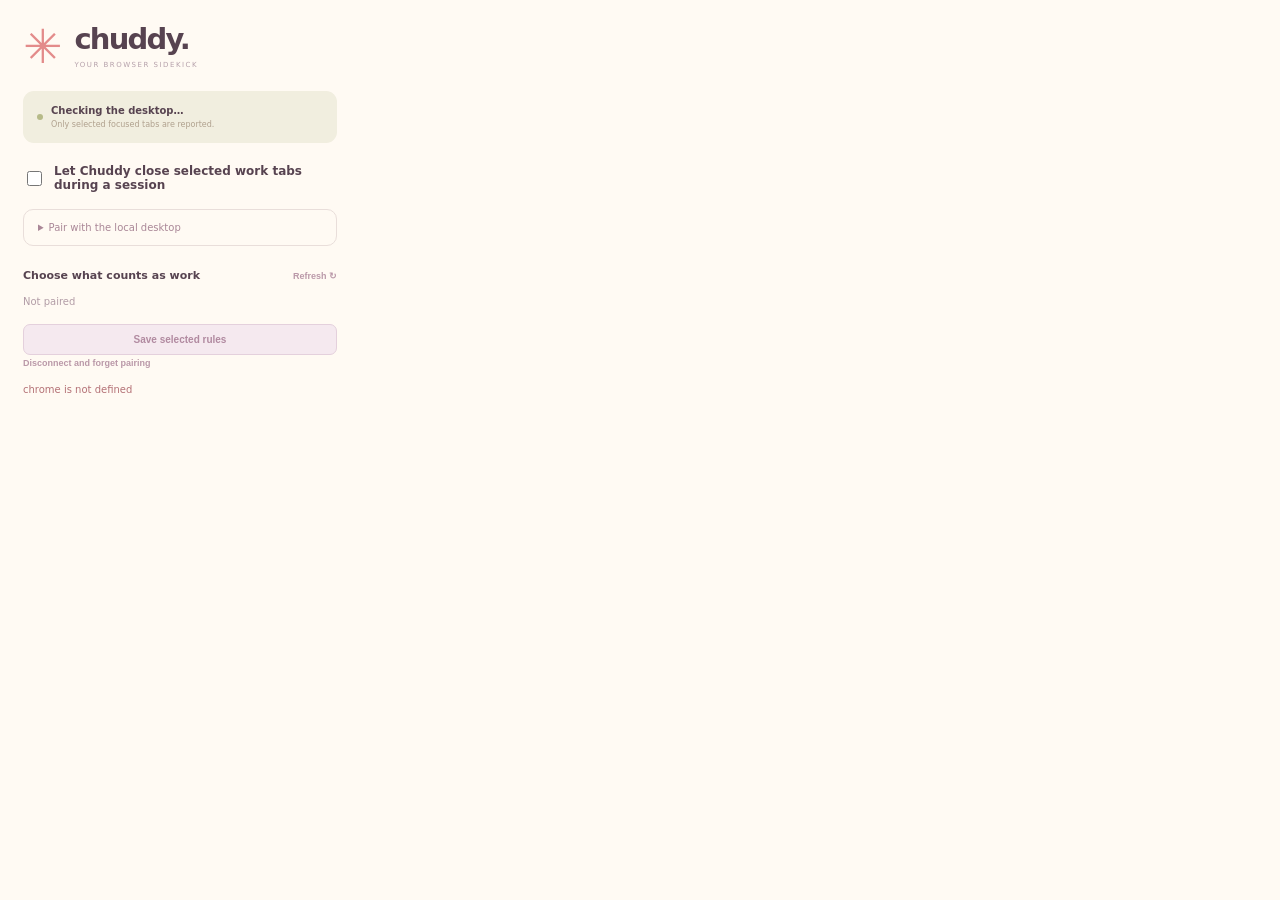
<file: extension/popup.html>
<!doctype html><html lang="en"><head><meta charset="utf-8"><meta name="viewport" content="width=device-width,initial-scale=1"><title>Chuddy browser sidekick</title><link rel="stylesheet" href="popup.css"><script src="common.js" defer></script><script src="popup.js" defer></script></head><body>
<header><span>✳</span><div><h1>chuddy.</h1><p>YOUR BROWSER SIDEKICK</p></div></header>
<div class="status-box"><span id="status-dot"></span><div><b id="status">Checking the desktop…</b><small id="status-detail">Only selected focused tabs are reported.</small></div></div>
<label class="toggle"><input type="checkbox" id="enabled"><span>Let Chuddy close selected work tabs during a session</span></label>

<details id="pairing"><summary>Pair with the local desktop</summary><form id="pair-form"><label>Desktop address<input type="url" id="base" value="http://127.0.0.1:8765" required></label><label>Browser-only pairing token<input type="password" id="token" autocomplete="off" placeholder="From Work rules → Show pairing setup" required></label><button type="submit">Pair desktop ↗</button></form></details>
<section><div class="section-title"><h2>Choose what counts as work</h2><button type="button" id="refresh" class="text-button">Refresh ↻</button></div><div id="rules"><span class="note">Not paired</span></div><button type="button" id="save-rules" class="secondary">Save selected rules</button></section>

<button type="button" id="forget" class="text-button">Disconnect and forget pairing</button><div id="message" role="status" aria-live="polite"></div>
</body></html>
</file>
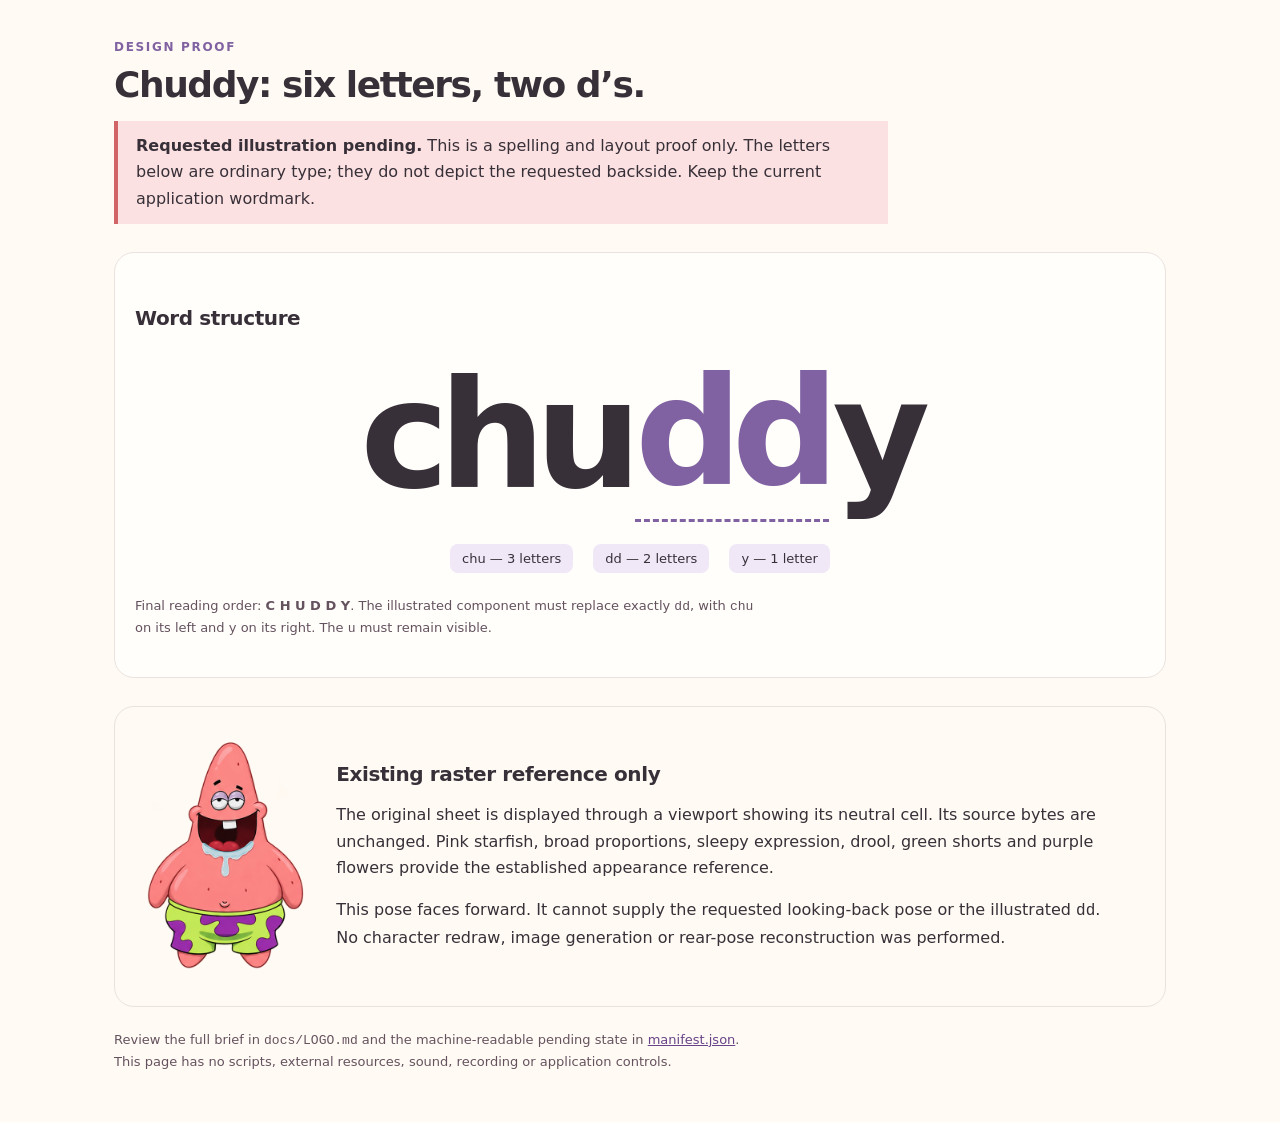
<file: web/assets/logo/layout-proof.html>
<!doctype html>
<html lang="en">
<head>
  <meta charset="utf-8">
  <meta name="viewport" content="width=device-width, initial-scale=1">
  <title>Chuddy — spelling and layout proof, illustration pending</title>
  <style>
    :root { color-scheme: light; font-family: "Segoe UI", system-ui, sans-serif; color: #383039; background: #fffaf3; }
    * { box-sizing: border-box; }
    body { margin: 0 auto; padding: 40px 24px; max-width: 1100px; }
    h1 { font-size: clamp(24px, 4vw, 36px); margin: 10px 0; letter-spacing: -.04em; }
    p { line-height: 1.65; max-width: 76ch; }
    .eyebrow { font-size: 12px; font-weight: 700; letter-spacing: .14em; color: #8062a2; }
    .notice { border-left: 4px solid #d16466; padding: 12px 18px; background: #fbe1e1; }
    .proof { margin: 28px 0; padding: 36px 20px 24px; border: 1px solid #eae2de; border-radius: 20px; background: #fffefa; }
    .letters { display: flex; justify-content: center; align-items: end; gap: .025em; font-size: clamp(58px, 13vw, 150px); font-weight: 900; letter-spacing: -.07em; line-height: 1.15; }
    .slot { color: #8062a2; border-bottom: 3px dashed #8062a2; }
    .labels { margin-top: 22px; display: flex; justify-content: center; gap: 20px; font-size: 13px; flex-wrap: wrap; }
    .labels span { padding: 7px 12px; background: #f0e7f7; border-radius: 8px; }
    .caption { color: #65525f; font-size: 13px; margin-top: 22px; }
    .reference { display: flex; gap: 30px; align-items: center; padding: 24px; border: 1px solid #eae2de; border-radius: 20px; }
    .reference-frame { width: 167.2px; height: 250.8px; flex: none; overflow: hidden; }
    .reference-frame img { display: block; width: 501.6px; height: 501.6px; max-width: none; }
    h2 { font-size: 20px; letter-spacing: -.02em; }
    code { font-family: Consolas, monospace; }
    a { color: #684389; }
    @media (max-width: 550px) { .reference { flex-direction: column; align-items: start; } body { padding: 24px 16px; } }
    @media print { body { max-width: none; } .proof, .reference { break-inside: avoid; } }
  </style>
</head>
<body>
  <div class="eyebrow">DESIGN PROOF</div>
  <h1>Chuddy: six letters, two d’s.</h1>
  <p class="notice"><strong>Requested illustration pending.</strong> This is a spelling and layout proof only. The letters below are ordinary type; they do not depict the requested backside. Keep the current application wordmark.</p>
  <section class="proof" aria-labelledby="spelling">
    <h2 id="spelling">Word structure</h2>
    <div class="letters" role="img" aria-label="chuddy: c, h, u, d, d, y. The two d letters mark the pending illustration slot."><span>chu</span><span class="slot">dd</span><span>y</span></div>
    <div class="labels" aria-hidden="true"><span>chu — 3 letters</span><span>dd — 2 letters</span><span>y — 1 letter</span></div>
    <p class="caption">Final reading order: <strong>C H U D D Y</strong>. The illustrated component must replace exactly <code>dd</code>, with <code>chu</code> on its left and <code>y</code> on its right. The <code>u</code> must remain visible.</p>
  </section>
  <section class="reference" aria-labelledby="reference-heading">
    <div class="reference-frame"><img src="../chuddy/gestures.png" width="1254" height="1254" alt="Existing neutral front-facing Chuddy pose, shown as appearance reference only"></div>
    <div>
      <h2 id="reference-heading">Existing raster reference only</h2>
      <p>The original sheet is displayed through a viewport showing its neutral cell. Its source bytes are unchanged. Pink starfish, broad proportions, sleepy expression, drool, green shorts and purple flowers provide the established appearance reference.</p>
      <p>This pose faces forward. It cannot supply the requested looking-back pose or the illustrated <code>dd</code>. No character redraw, image generation or rear-pose reconstruction was performed.</p>
    </div>
  </section>
  <p class="caption">Review the full brief in <code>docs/LOGO.md</code> and the machine-readable pending state in <a href="manifest.json">manifest.json</a>. This page has no scripts, external resources, sound, recording or application controls.</p>
</body>
</html>
</file>
<file: extension/popup.css>
:root{font-family:"Segoe UI",system-ui,sans-serif;color:#574350;background:#fffaf3;font-size:12px}*{box-sizing:border-box}body{width:360px;max-width:100%;padding:23px;margin:0}header{display:flex;gap:12px;align-items:center;margin-bottom:21px}header>span{font-size:47px;color:#e38b8a;line-height:1}h1{font-size:29px;letter-spacing:-1.8px;margin:0;line-height:1.1}header p{font-size:7px;letter-spacing:1.5px;color:#b5a0aa;margin:6px 0 0}.status-box{background:#f1eedf;padding:14px;border-radius:11px;display:flex;gap:8px;align-items:center}.status-box>span{width:6px;height:6px;border-radius:50%;background:#b6ba88;flex-shrink:0}.status-box b{font-size:10px;font-weight:600;display:block;overflow-wrap:anywhere}.status-box small{font-size:8px;color:#b0a18e;display:block;margin-top:4px}.toggle{display:flex;align-items:center;gap:9px;font-size:12px;margin:21px 0 0;font-weight:600}input[type="checkbox"]{width:15px;height:15px;accent-color:#da9290;flex-shrink:0;cursor:pointer}.note,.privacy{font-size:10px;color:#b29ca6;line-height:1.65}.note{margin:11px 0 17px}details{border:1px solid #e9deda;border-radius:10px;padding:12px 14px;margin:17px 0}summary{cursor:pointer;color:#aa8797;font-size:10px}form label{display:flex;flex-direction:column;gap:6px;font-size:9px;color:#ac929f;margin:13px 0}input[type="url"],input[type="password"]{width:100%;padding:10px;border:1px solid #e7d8d9;border-radius:7px;background:#fffdfa;font:10px "Segoe UI",sans-serif;color:#927780}button{cursor:pointer;border:1px solid #dc9692;background:#e59590;color:#fff;border-radius:7px;padding:9px 12px;font:600 10px "Segoe UI",sans-serif}button:hover{filter:brightness(.97)}button:disabled{opacity:.4;cursor:default}button.secondary{background:#f5e9ef;color:#b18aa0;border-color:#e4d0dc;width:100%}.text-button{border:0;background:transparent;padding:0;color:#ba98a8;font-size:9px}.section-title{display:flex;justify-content:space-between;align-items:center;gap:10px;margin:23px 0 12px}h2{font-size:11px;font-weight:600;margin:0}#rules{max-height:230px;overflow:auto;margin-bottom:13px}.rule{display:flex;align-items:flex-start;gap:8px;font-size:10px;padding:8px 0;border-bottom:1px solid #f1e6e3}.rule input{margin-top:2px}.rule b{font-weight:600;color:#a48a9a;display:block}.rule small{font-size:8px;color:#bda5b2;display:block;margin-top:4px;overflow-wrap:anywhere}.privacy{font-size:9px;background:#f6f0e9;padding:13px;border-radius:9px;margin:20px 0 15px}#message{font-size:10px;line-height:1.6;color:#ab8178;margin-top:13px;overflow-wrap:anywhere}button:focus-visible,input:focus-visible,summary:focus-visible{outline:3px solid #c6afd0;outline-offset:3px}
</file>
